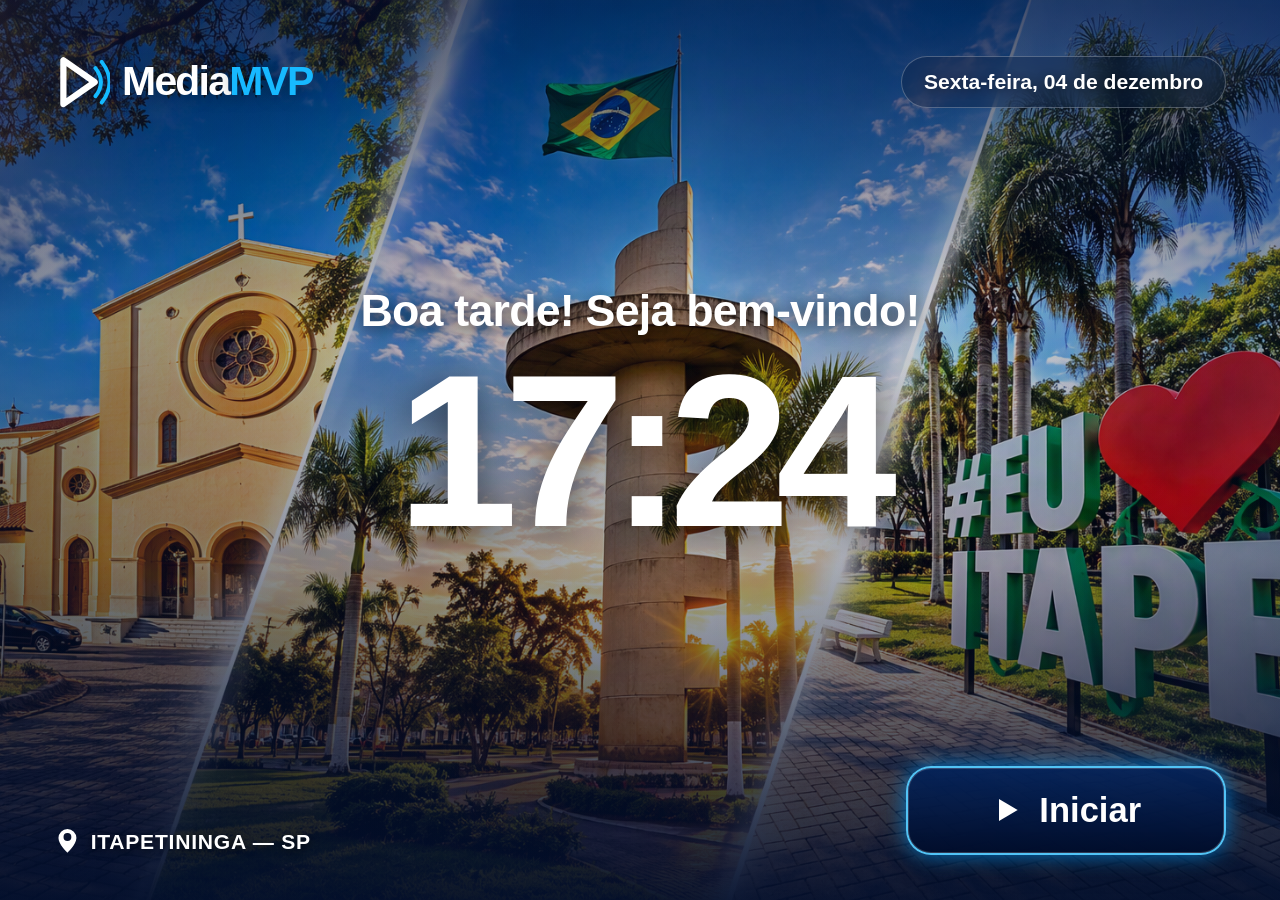
<file: index.html>
<!DOCTYPE html>
<html lang="pt-BR">
<head>
    <meta charset="UTF-8">
    <meta name="viewport" content="width=device-width, initial-scale=1.0">
    <meta name="mobile-web-app-capable" content="yes">
    <meta name="apple-mobile-web-app-capable" content="yes">
    <meta name="apple-mobile-web-app-status-bar-style" content="black-translucent">
    <meta name="theme-color" content="#061b45">
    <title>MediaMVP</title>
    <link rel="manifest" href="manifest.json">
    <link rel="stylesheet" href="style.css">
</head>
<body>
    <!-- Tela de boas-vindas -->
    <section id="start-screen" aria-label="Tela inicial MediaMVP">
        <header class="welcome-header">
            <div class="brand" aria-label="MediaMVP">
                <svg class="brand-symbol" viewBox="0 0 72 72" aria-hidden="true">
                    <path d="M12 8 L12 64 L52 36 Z" fill="none" stroke="currentColor" stroke-width="8" stroke-linejoin="round" />
                    <path d="M53 18 Q67 36 53 54 M61 10 Q81 36 61 62" fill="none" stroke="#13baff" stroke-width="5" stroke-linecap="round" />
                </svg>
                <span>Media<span class="brand-accent">MVP</span></span>
            </div>
            <div id="welcome-date" class="welcome-date">Terça-feira, 03 de novembro</div>
        </header>

        <main class="welcome-center">
            <p id="welcome-greeting" class="welcome-greeting">Olá! Seja bem-vindo!</p>
            <time id="welcome-clock" class="welcome-clock" aria-label="Horário atual">08:42</time>
        </main>

        <footer class="welcome-footer">
            <div class="welcome-location">
                <svg viewBox="0 0 24 24" aria-hidden="true"><path d="M12 22s8-7.2 8-13a8 8 0 1 0-16 0c0 5.8 8 13 8 13Zm0-10.5A3.5 3.5 0 1 1 12 4.5a3.5 3.5 0 0 1 0 7Z" fill="currentColor"/></svg>
                <span>ITAPETININGA — SP</span>
            </div>
            <button id="start-button" type="button">
                <svg viewBox="0 0 24 24" aria-hidden="true"><path d="M6 3.8v16.4L20 12 6 3.8Z" fill="currentColor"/></svg>
                <span>Iniciar</span>
            </button>
        </footer>
    </section>

    <main id="player" aria-label="Reprodução de mídia"></main>
    <div id="progress"></div>

    <script src="app.js"></script>
    <script>
        if ("serviceWorker" in navigator) {
            window.addEventListener("load", () => {
                navigator.serviceWorker.register("./sw.js").catch((error) => {
                    console.warn("Erro ao registrar Service Worker:", error);
                });
            });
        }
    </script>
</body>
</html>
</file>
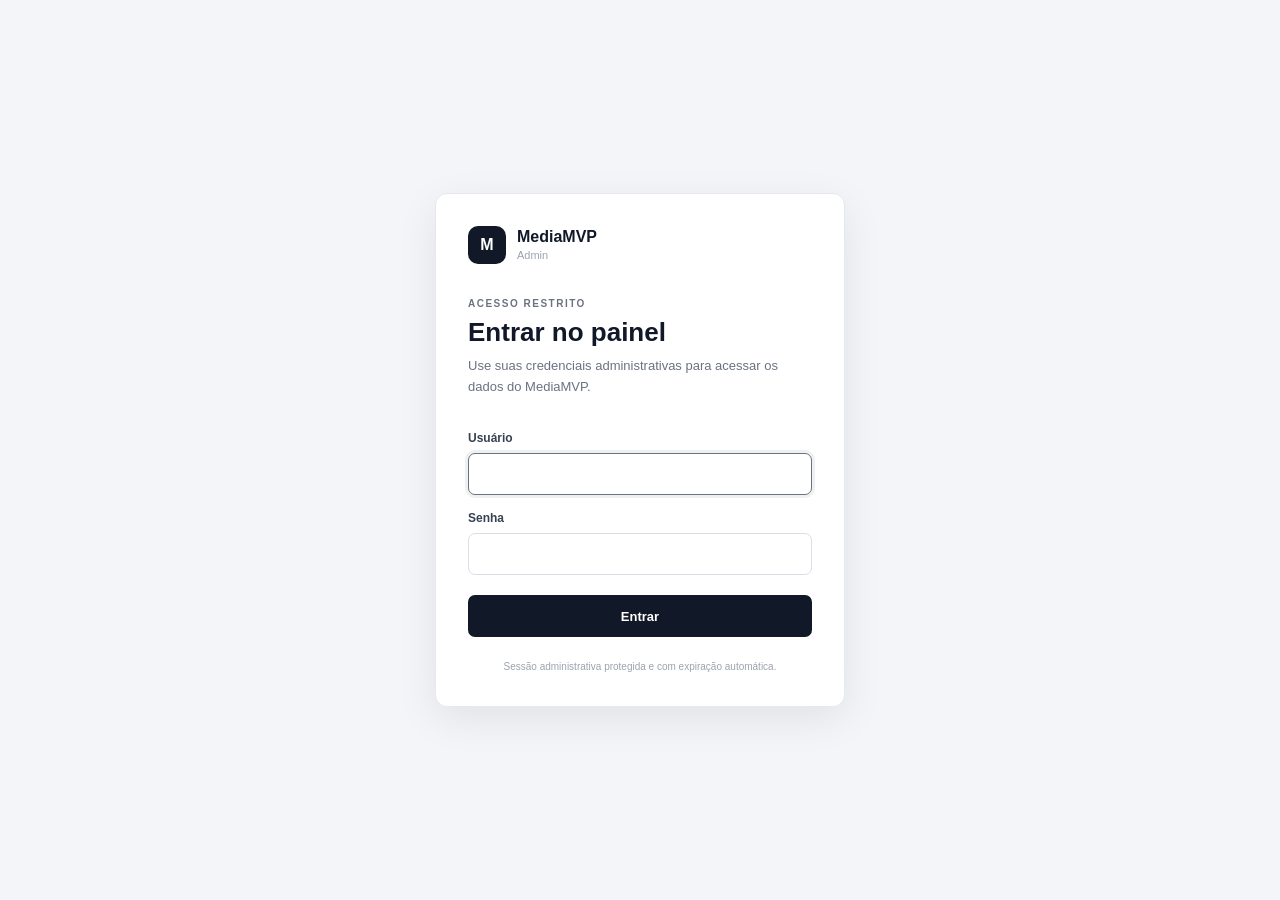
<file: admin-login.html>
<!DOCTYPE html>
<html lang="pt-BR">
<head>
  <meta charset="UTF-8">
  <meta name="viewport" content="width=device-width, initial-scale=1.0">
  <meta name="theme-color" content="#111827">
  <title>MediaMVP — Acesso administrativo</title>
  <link rel="stylesheet" href="admin-login.css">
</head>
<body>
  <main class="login-page">
    <section class="login-card" aria-labelledby="login-title">
      <div class="brand">
        <div class="brand-mark">M</div>
        <div><strong>MediaMVP</strong><span>Admin</span></div>
      </div>

      <div class="login-header">
        <p class="eyebrow">ACESSO RESTRITO</p>
        <h1 id="login-title">Entrar no painel</h1>
        <p>Use suas credenciais administrativas para acessar os dados do MediaMVP.</p>
      </div>

      <form id="login-form" novalidate>
        <label for="username">Usuário</label>
        <input id="username" name="username" type="text" autocomplete="username" required autofocus>

        <label for="password">Senha</label>
        <input id="password" name="password" type="password" autocomplete="current-password" required>

        <button id="login-button" type="submit">Entrar</button>
        <p id="login-error" class="error" role="alert" hidden></p>
      </form>

      <p class="security-note">Sessão administrativa protegida e com expiração automática.</p>
    </section>
  </main>
  <script src="admin-login.js"></script>
</body>
</html>
</file>
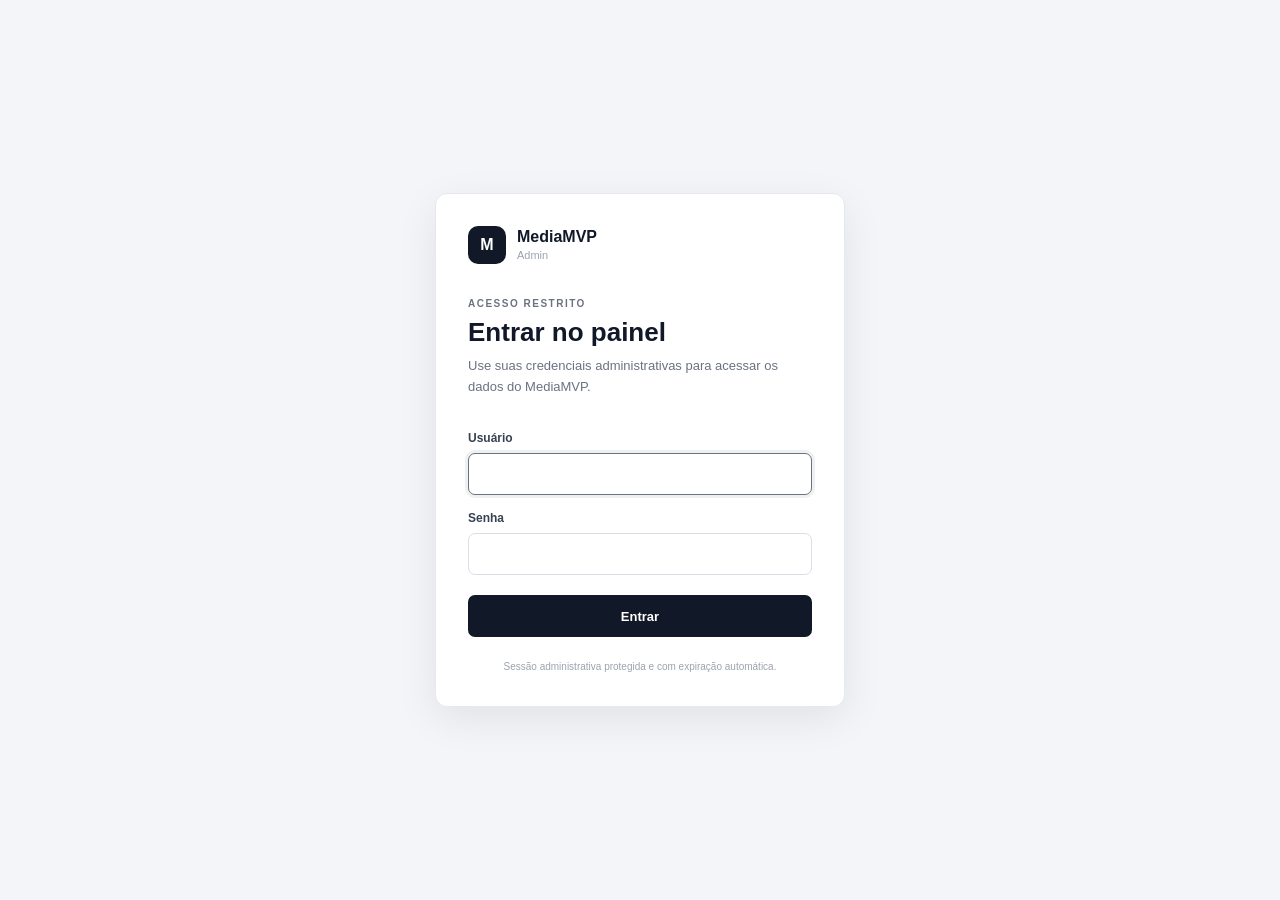
<file: admin.html>
<!DOCTYPE html>
<html lang="pt-BR">
<head>
  <meta charset="UTF-8">
  <meta name="viewport" content="width=device-width, initial-scale=1.0">
  <meta name="theme-color" content="#111827">
  <title>MediaMVP — Analytics</title>
  <link rel="stylesheet" href="admin.css">
</head>
<body>
  <div class="admin-app">
    <aside class="sidebar">
      <div class="brand">
        <div class="brand-mark">M</div>
        <div><strong>MediaMVP</strong><span>Admin</span></div>
      </div>
      <nav>
        <button class="nav-item active" data-section="overview">Visão geral</button>
        <button class="nav-item" data-section="ads">Anúncios</button>
        <button class="nav-item" data-section="sessions">Sessões</button>
        <button class="nav-item" data-section="devices">Dispositivos</button>
      </nav>
      <div class="sidebar-footer">Servidor<br><span id="storage-status">Verificando conexão...</span></div>
      <button id="logout-btn" class="logout-button" type="button">Sair</button>
    </aside>

    <main class="content">
      <header class="topbar">
        <div>
          <p class="eyebrow">PAINEL ADMINISTRATIVO</p>
          <h1 id="page-title">Visão geral</h1>
          <p class="subtitle">Acompanhamento remoto do uso do MediaMVP.</p>
        </div>
        <div class="actions">
          <select id="period-filter" aria-label="Período"></select>
          <button id="refresh-btn" class="button secondary">Atualizar</button>
        </div>
      </header>

      <section id="overview" class="section active">
        <div class="cards">
          <article class="metric-card"><span>Tempo ativo</span><strong id="metric-active">0m</strong><small id="metric-active-detail">Nenhuma sessão registrada</small></article>
          <article class="metric-card"><span>Sessões</span><strong id="metric-sessions">0</strong><small>Inícios do player</small></article>
          <article class="metric-card"><span>Slides exibidos</span><strong id="metric-slides">0</strong><small>Indicador local/remoto disponível</small></article>
          <article class="metric-card highlight"><span>Impressões de anúncios</span><strong id="metric-impressions">0</strong><small id="metric-ads-detail">0 anúncios monitorados</small></article>
        </div>

        <div class="grid two">
          <article class="panel">
            <div class="panel-head"><div><h2>Uso do player</h2><p>Tempo ativo por dia no período selecionado.</p></div><span class="status-dot">● Dados remotos</span></div>
            <div id="usage-chart" class="usage-chart"></div>
          </article>
          <article class="panel">
            <div class="panel-head"><div><h2>Anúncios</h2><p>Impressões registradas por anúncio.</p></div></div>
            <div id="ad-ranking" class="ranking"></div>
          </article>
        </div>

        <article class="panel recent-panel">
          <div class="panel-head"><div><h2>Atividade recente</h2><p>Resumo da atividade remota no período.</p></div></div>
          <div id="recent-events" class="events"></div>
        </article>
      </section>

      <section id="ads" class="section">
        <div class="section-intro"><h2>Desempenho dos anúncios</h2><p>Detalhamento das campanhas exibidas pelo player.</p></div>
        <article class="panel"><div id="ads-table" class="table-wrap"></div></article>
      </section>

      <section id="sessions" class="section">
        <div class="section-intro"><h2>Sessões do player</h2><p>Resumo das sessões por dispositivo.</p></div>
        <article class="panel"><div id="sessions-table" class="table-wrap"></div></article>
      </section>

      <section id="devices" class="section">
        <div class="section-intro"><h2>Dispositivos</h2><p>Status dos dispositivos cadastrados no MediaMVP.</p></div>
        <article class="panel"><div id="devices-table" class="table-wrap"></div></article>
      </section>

      <footer class="footer"><span>MediaMVP Analytics</span><span id="footer-status">v0.2 • dados remotos</span></footer>
    </main>
  </div>
  <script src="admin.js"></script>
</body>
</html>
</file>
<file: style.css>
/* ========================================
   BASE
   ======================================== */
* { box-sizing: border-box; margin: 0; padding: 0; }
html, body { width: 100%; height: 100%; overflow: hidden; font-family: Inter, "Segoe UI", Arial, sans-serif; }
body { background: #061b45; }

/* ========================================
   TELA INICIAL — PREMIUM DIGITAL SIGNAGE
   A imagem final será aplicada neste caminho:
   assets/images/media-mvp-background.png
   ======================================== */
#start-screen {
    --welcome-bg: url("assets/images/media-mvp-background.png");
    position: fixed;
    inset: 0;
    z-index: 9999;
    display: grid;
    grid-template-rows: auto 1fr auto;
    padding: clamp(24px, 4.2vw, 68px) clamp(26px, 4.2vw, 72px) clamp(28px, 3.5vw, 56px);
    overflow: hidden;
    color: #fff;
    isolation: isolate;
    background-color: #071b45;
    background-image:
        linear-gradient(180deg, rgba(3, 15, 48, .60) 0%, rgba(3, 16, 45, .12) 35%, rgba(3, 13, 39, .28) 62%, rgba(2, 14, 43, .94) 100%),
        linear-gradient(90deg, rgba(3, 16, 48, .28), transparent 55%, rgba(3, 16, 48, .12)),
        var(--welcome-bg);
    background-size: cover;
    background-position: center;
}
#start-screen::before {
    content: "";
    position: absolute;
    inset: 0;
    z-index: -1;
    pointer-events: none;
    background: radial-gradient(ellipse at 50% 48%, rgba(4, 19, 49, .08) 0%, rgba(4, 19, 49, .03) 38%, rgba(4, 19, 49, .25) 100%);
}
.welcome-header, .welcome-footer { position: relative; z-index: 1; display: flex; align-items: center; justify-content: space-between; gap: 24px; }
.brand { display: inline-flex; align-items: center; gap: 12px; font-size: clamp(27px, 3.2vw, 48px); line-height: 1; font-weight: 800; letter-spacing: -1.8px; text-shadow: 0 2px 16px rgba(0,0,0,.35); white-space: nowrap; }
.brand-symbol { width: clamp(40px, 4.4vw, 66px); height: clamp(40px, 4.4vw, 66px); flex: 0 0 auto; }
.brand-accent { color: #17b9ff; }
.welcome-date { padding: 13px 22px; border: 1px solid rgba(255,255,255,.25); border-radius: 999px; background: rgba(5, 23, 58, .35); backdrop-filter: blur(12px); -webkit-backdrop-filter: blur(12px); font-size: clamp(15px, 1.65vw, 25px); font-weight: 600; text-shadow: 0 2px 8px rgba(0,0,0,.4); white-space: nowrap; }
.welcome-center { display: flex; flex-direction: column; justify-content: center; align-items: center; text-align: center; padding: 20px 12px 36px; transform: translateY(-1.5%); }
.welcome-greeting { font-size: clamp(25px, 3.5vw, 54px); font-weight: 750; letter-spacing: -.8px; text-shadow: 0 3px 16px rgba(0,0,0,.65); margin-bottom: clamp(4px, 1vw, 16px); }
.welcome-clock { display: block; font-size: clamp(104px, 17vw, 270px); line-height: .95; font-weight: 800; letter-spacing: -.065em; font-variant-numeric: tabular-nums; text-shadow: 0 6px 34px rgba(0,0,0,.48); }
.welcome-footer { align-items: flex-end; }
.welcome-location { display: inline-flex; align-items: center; gap: 10px; font-size: clamp(15px, 1.65vw, 25px); font-weight: 750; letter-spacing: .035em; text-shadow: 0 2px 10px rgba(0,0,0,.65); white-space: nowrap; }
.welcome-location svg { width: clamp(21px, 2.1vw, 31px); height: clamp(21px, 2.1vw, 31px); flex: 0 0 auto; }
#start-button { min-width: clamp(190px, 25vw, 360px); min-height: clamp(62px, 7vw, 96px); display: inline-flex; align-items: center; justify-content: center; gap: 16px; padding: 14px 34px; border: 2px solid rgba(87, 205, 255, .95); border-radius: 25px; color: #fff; background: linear-gradient(180deg, rgba(5, 36, 91, .92), rgba(1, 13, 43, .96)); box-shadow: 0 0 0 1px rgba(255,255,255,.18) inset, 0 0 22px rgba(0,154,255,.75), 0 8px 28px rgba(0,0,0,.35); font: inherit; font-size: clamp(22px, 2.7vw, 39px); font-weight: 800; cursor: pointer; transition: transform .2s ease, box-shadow .2s ease, background .2s ease; }
#start-button svg { width: clamp(23px, 2.5vw, 36px); height: clamp(23px, 2.5vw, 36px); }
#start-button:hover { transform: translateY(-2px); box-shadow: 0 0 0 1px rgba(255,255,255,.25) inset, 0 0 30px rgba(0,174,255,.95), 0 10px 30px rgba(0,0,0,.4); }
#start-button:active { transform: scale(.98); }
#start-button:focus-visible { outline: 3px solid #fff; outline-offset: 5px; }

@media (max-aspect-ratio: 4/3) {
    #start-screen { padding: 28px 30px 32px; }
    .welcome-clock { font-size: clamp(100px, 20vw, 220px); }
}
@media (max-width: 700px) {
    #start-screen { padding: 22px 20px 26px; }
    .welcome-header { align-items: flex-start; }
    .brand { font-size: 25px; gap: 7px; }
    .brand-symbol { width: 38px; height: 38px; }
    .welcome-date { padding: 9px 12px; font-size: 12px; white-space: normal; text-align: right; }
    .welcome-center { padding-bottom: 22px; }
    .welcome-greeting { font-size: clamp(22px, 5vw, 34px); }
    .welcome-clock { font-size: clamp(88px, 22vw, 150px); }
    .welcome-footer { align-items: center; flex-direction: column; gap: 22px; }
    .welcome-location { font-size: 15px; }
    #start-button { min-width: 210px; min-height: 60px; font-size: 23px; border-radius: 17px; }
}
@media (prefers-reduced-motion: reduce) { #start-button { transition: none; } }

/* ========================================
   PLAYER
   ======================================== */

#player {

    width: 100%;

    height: 100%;

    position: relative;

}


/* ========================================
   SLIDES
   ======================================== */

.slide {

    position: absolute;

    inset: 0;

    display: flex;

    align-items: center;

    justify-content: center;

    opacity: 0;

    visibility: hidden;

    transition:
        opacity 0.8s ease;

}


.slide.active {

    opacity: 1;

    visibility: visible;

}


/* ========================================
   PROGRESSO
   ======================================== */

#progress {

    position: fixed;

    bottom: 0;

    left: 0;

    height: 6px;

    width: 0%;

    background: white;

    transition:
        width linear;

    z-index: 100;

}


/* ========================================
   LABEL
   ======================================== */

.label {

    display: inline-block;

    font-size: 18px;

    font-weight: bold;

    letter-spacing: 4px;

    opacity: 0.6;

}


/* ========================================
   NOTÍCIAS
   ======================================== */

.news-slide {

    background:
        #f3f3f3;

    color:
        #171717;

    padding:
        50px;

}


.news-wrapper {

    width: 100%;

    max-width: 1400px;

    height: 100%;

    max-height: 850px;

    display: flex;

    flex-direction: column;

    justify-content: center;

}


/* ========================================
   CABEÇALHO DA NOTÍCIA
   ======================================== */

.news-header {

    width: 100%;

    display: flex;

    align-items: center;

    justify-content: space-between;

    margin-bottom: 35px;

}


.news-counter {

    font-size: 18px;

    font-weight: bold;

    opacity: 0.45;

}


/* ========================================
   LAYOUT
   ======================================== */

.news-layout {

    width: 100%;

    display: grid;

    grid-template-columns:
        46% 54%;

    gap: 55px;

    align-items: center;

}


/* ========================================
   IMAGEM
   ======================================== */

.news-image {

    width: 100%;

    height: 500px;

    overflow: hidden;

    border-radius: 18px;

    background:
        #dcdcdc;

}


.news-image img {

    width: 100%;

    height: 100%;

    display: block;

    object-fit: cover;

}


/* ========================================
   FALLBACK IMAGEM
   ======================================== */

.image-placeholder {

    width: 100%;

    height: 100%;

    display: flex;

    flex-direction: column;

    align-items: center;

    justify-content: center;

    gap: 20px;

    color:
        #777;

    text-align: center;

}


.placeholder-icon {

    font-size: 70px;

    opacity: 0.4;

}


.image-placeholder strong {

    font-size: 18px;

    letter-spacing: 2px;

    opacity: 0.7;

}


/* ========================================
   INFORMAÇÕES
   ======================================== */

.news-info {

    display: flex;

    flex-direction: column;

    align-items: flex-start;

}


.news-info h1 {

    font-size:
        clamp(
            38px,
            4vw,
            68px
        );

    line-height: 1.08;

    margin:
        20px 0 25px;

}


.news-description {

    font-size:
        clamp(
            22px,
            2.2vw,
            32px
        );

    line-height: 1.35;

    color:
        #555;

    max-width: 700px;

    display: -webkit-box;

    -webkit-box-orient: vertical;

    -webkit-line-clamp: 2;

    overflow: hidden;

}


.news-meta {

    display: flex;

    flex-direction: column;

    gap: 8px;

    margin-top: 35px;

    font-size: 17px;

    color:
        #777;

}



/* ========================================
   CLIMA
   ======================================== */

.weather-slide {

    background:
        #e9f4ff;

    color:
        #17202a;

}


.weather-container {

    width: 100%;

    max-width: 1150px;

    height: 100%;

    display: flex;

    flex-direction: column;

    align-items: center;

    justify-content: center;

    padding:
        50px 60px;

}


.weather-container > .label {

    margin-bottom: 45px;

}


.weather-cities {

    width: 100%;

    display: grid;

    grid-template-columns:
        1fr 1fr;

    gap: 80px;

    align-items: center;

}


.weather-city {

    display: flex;

    flex-direction: column;

    align-items: center;

    justify-content: center;

    text-align: center;

}


.weather-icon {

    font-size: 82px;

    line-height: 1;

    margin-bottom: 30px;

}


.weather-city h1 {

    margin:
        0 0 22px;

    font-size:
        clamp(
            70px,
            9vw,
            110px
        );

    line-height: 1;

    font-weight: 700;

}


.weather-city h2 {

    margin:
        0 0 16px;

    font-size:
        clamp(
            28px,
            3.2vw,
            42px
        );

    line-height: 1.15;

    font-weight: 700;

}


.weather-city p {

    margin: 0;

    font-size:
        clamp(
            22px,
            2.5vw,
            30px
        );

    line-height: 1.2;

}


/* ========================================
   PUBLICIDADE
   ======================================== */

.advertisement-image-slide {
    isolation: isolate;
    overflow: hidden;
    background: #000;
}

.advertisement-backdrop {
    position: absolute;
    inset: -24px;
    z-index: -1;
    width: calc(100% + 48px);
    height: calc(100% + 48px);
    object-fit: cover;
    object-position: center;
    filter: blur(24px) brightness(.65);
}

.advertisement-image {
    position: relative;
    z-index: 0;
    display: block;
    width: 100%;
    height: 100%;
    object-fit: contain;
    object-position: center;
}

.advertisement-slide {

    background:
        #202020;

    color:
        white;

    text-align: center;

}


.advertisement-content {

    width: 90%;

    max-width: 1100px;

}


.advertisement-content h1 {

    font-size:
        clamp(
            50px,
            8vw,
            110px
        );

    margin:
        30px 0 20px;

}


.advertisement-content p {

    font-size:
        clamp(
            22px,
            3vw,
            35px
        );

}


.advertisement-box {

    margin:
        50px auto 0;

    max-width: 800px;

    padding:
        70px 30px;

    border:
        3px dashed #777;

    border-radius: 15px;

    font-size: 30px;

    color:
        #aaa;

}


/* ========================================
   RESPONSIVIDADE
   ======================================== */

@media (
    max-width: 800px
) {

    .news-slide {

        padding: 25px;

    }


    .news-layout {

        grid-template-columns:
            1fr;

        gap: 25px;

    }


    .news-image {

        height: 280px;

    }


    .news-info h1 {

        font-size: 32px;

    }


    .news-description {

        font-size: 20px;

    }

}

/* ========================================
   MEDIA MVP — IDENTIDADE NOS SLIDES
   ======================================== */
.media-brand {
    display: inline-flex;
    align-items: center;
    gap: 7px;
    color: #fff;
    font-size: clamp(15px, 1.25vw, 22px);
    line-height: 1;
    font-weight: 800;
    letter-spacing: -.6px;
    white-space: nowrap;
}
.media-brand svg { width: clamp(25px, 2.1vw, 36px); height: clamp(25px, 2.1vw, 36px); flex: 0 0 auto; }
.media-brand-accent { color: #18baff; }
.news-header .media-brand { color: #102b53; }
.news-header { gap: 18px; }
.news-header .label { margin-left: auto; }
.media-brand-ad {
    position: absolute;
    top: clamp(10px, 1.2vw, 20px);
    right: clamp(12px, 1.5vw, 24px);
    z-index: 2;
    opacity: .58;
    padding: 5px 8px;
    border-radius: 8px;
    background: rgba(5, 18, 38, .42);
    font-size: clamp(10px, .8vw, 14px);
}
.media-brand-ad svg { width: clamp(17px, 1.25vw, 22px); height: clamp(17px, 1.25vw, 22px); }

/* ========================================
   CLIMA — 60% PAINEL + 2 ANÚNCIOS DE 20%
   Layout proporcional ao display horizontal.
   ======================================== */
.weather-slide {
    display: grid;
    grid-template-columns: 40% 60%;
    align-items: stretch;
    justify-content: stretch;
    padding: 0;
    overflow: hidden;
    color: #f7fbff;
    background: #071b38;
}
.weather-ad-column {
    min-width: 0;
    min-height: 0;
    display: grid;
    grid-template-rows: 1fr 1fr;
    gap: 3px;
    padding: 3px;
    background: #06152c;
}
.weather-ad-slot {
    min-width: 0;
    min-height: 0;
    overflow: hidden;
    display: flex;
    align-items: center;
    justify-content: center;
    background: #0b1d35;
}
.weather-ad-slot .weather-ad-image {
    display: block;
    width: 100%;
    height: 100%;
    max-width: 100%;
    max-height: 100%;
    object-fit: fill;
}
.weather-ad-slot.is-empty { background: linear-gradient(145deg, #122c4b, #081a32); }
.weather-dashboard {
    position: relative;
    min-width: 0;
    min-height: 0;
    display: flex;
    flex-direction: column;
    justify-content: center;
    gap: clamp(12px, 2vh, 26px);
    padding: clamp(22px, 3.2vw, 54px) clamp(22px, 3.1vw, 52px);
    overflow: hidden;
    isolation: isolate;
    background:
        radial-gradient(ellipse at 85% 12%, rgba(24, 186, 255, .19), transparent 38%),
        linear-gradient(135deg, #102f58 0%, #0a2142 52%, #07172f 100%);
}
.weather-dashboard::before {
    content: "";
    position: absolute;
    z-index: -1;
    width: 42vw;
    height: 42vw;
    right: -22vw;
    bottom: -30vw;
    border: 1px solid rgba(106, 202, 255, .13);
    border-radius: 50%;
    box-shadow: 0 0 0 35px rgba(106, 202, 255, .025), 0 0 0 75px rgba(106, 202, 255, .02);
}
.weather-dashboard-header {
    display: flex;
    align-items: center;
    justify-content: space-between;
    gap: 18px;
}
.weather-eyebrow {
    display: block;
    margin-bottom: 7px;
    color: #8edcff;
    font-size: clamp(11px, 1vw, 16px);
    font-weight: 800;
    letter-spacing: .16em;
}
.weather-dashboard-header h1 {
    color: #fff;
    font-size: clamp(27px, 3.1vw, 48px);
    line-height: 1.05;
    font-weight: 800;
    letter-spacing: -.04em;
}
.weather-dashboard-header h1 span { color: #9cc9e8; font-weight: 500; }
.media-brand-weather { opacity: .88; }
.weather-panel-title {
    display: flex;
    align-items: center;
    justify-content: space-between;
    gap: 12px;
    color: #fff;
    font-size: clamp(17px, 1.65vw, 26px);
    font-weight: 750;
}
.weather-live-indicator {
    display: inline-flex;
    align-items: center;
    gap: 7px;
    color: #b7cde0;
    font-size: clamp(10px, .9vw, 14px);
    font-weight: 600;
}
.weather-live-indicator i {
    width: 7px; height: 7px; border-radius: 50%;
    background: #4de0b1;
    box-shadow: 0 0 10px rgba(77, 224, 177, .65);
}
.weather-forecast {
    width: 100%;
    display: grid;
    grid-template-columns: repeat(7, minmax(0, 1fr));
    gap: clamp(5px, .7vw, 12px);
    align-items: stretch;
}
.weather-day {
    min-width: 0;
    min-height: clamp(175px, 24vh, 270px);
    display: flex;
    flex-direction: column;
    align-items: center;
    justify-content: space-between;
    gap: clamp(7px, 1.2vh, 14px);
    padding: clamp(10px, 1.1vw, 18px) clamp(5px, .55vw, 9px);
    border: 1px solid rgba(197, 226, 250, .18);
    border-radius: clamp(12px, 1.2vw, 19px);
    background: linear-gradient(180deg, rgba(255,255,255,.105), rgba(255,255,255,.045));
    box-shadow: 0 8px 22px rgba(0,0,0,.12);
    text-align: center;
}
.weather-day-heading { display: flex; flex-direction: column; gap: 4px; }
.weather-day-heading strong { color: #fff; font-size: clamp(13px, 1.15vw, 18px); font-weight: 800; }
.weather-day-heading span { color: #b6cce0; font-size: clamp(10px, .85vw, 13px); }
.weather-day-icon { font-size: clamp(27px, 3.2vw, 48px); line-height: 1.15; }
.weather-day-condition {
    min-height: 2.4em;
    display: flex;
    align-items: center;
    justify-content: center;
    color: #d6e6f4;
    font-size: clamp(9px, .78vw, 12px);
    line-height: 1.2;
    font-weight: 600;
}
.weather-day-temp { display: flex; align-items: baseline; justify-content: center; gap: clamp(5px, .6vw, 9px); white-space: nowrap; }
.weather-day-temp strong { color: #fff; font-size: clamp(19px, 1.85vw, 29px); font-weight: 800; }
.weather-day-temp span { color: #a9bfd3; font-size: clamp(14px, 1.25vw, 19px); font-weight: 600; }
.weather-updated {
    color: #b3c9dd;
    font-size: clamp(10px, .9vw, 14px);
    font-weight: 500;
    text-align: right;
}
.weather-empty {
    grid-column: 1 / -1;
    padding: 35px 15px;
    color: #e7f2fb;
    font-size: clamp(16px, 1.5vw, 24px);
    text-align: center;
}

@media (max-width: 900px) {
    .weather-dashboard { padding: 18px; gap: 12px; }
    .weather-day { min-height: 160px; padding: 8px 3px; }
    .weather-day-condition { font-size: 9px; }
    .weather-day-temp { gap: 4px; }
}
@media (max-height: 650px) {
    .weather-dashboard { gap: 10px; padding-top: 14px; padding-bottom: 14px; }
    .weather-day { min-height: 145px; gap: 5px; }
    .weather-day-icon { font-size: clamp(24px, 2.5vw, 36px); }
}
@media (prefers-reduced-motion: reduce) {
    .slide { transition: none; }
}

/* ========================================
   NOTÍCIAS — EDITORIAL PREMIUM
   ======================================== */
.news-slide { padding: clamp(22px, 3.2vw, 54px); background: linear-gradient(135deg, #f7f9fc 0%, #eaf0f6 100%); color: #10233d; }
.news-wrapper { width: 100%; max-width: none; max-height: none; height: 100%; justify-content: center; gap: clamp(18px, 2.5vh, 30px); }
.news-header { margin-bottom: 0; min-height: 38px; }
.news-header .label { margin-left: 0; color: #0879b8; font-size: clamp(12px, 1vw, 16px); letter-spacing: .17em; opacity: 1; }
.news-counter { color: #53677d; font-size: clamp(12px, .95vw, 15px); opacity: 1; }
.news-layout { grid-template-columns: minmax(0, 1.08fr) minmax(0, .92fr); gap: clamp(24px, 3.2vw, 54px); }
.news-image { height: min(66vh, 700px); border-radius: clamp(15px, 1.5vw, 24px); background: #d7e1eb; box-shadow: 0 18px 44px rgba(20, 45, 75, .15); }
.news-info h1 { margin: 0 0 clamp(16px, 2.3vh, 28px); color: #10233d; font-size: clamp(30px, 3.25vw, 58px); line-height: 1.08; letter-spacing: -.035em; font-weight: 800; }
.news-description { color: #43566c; font-size: clamp(18px, 1.65vw, 27px); line-height: 1.42; max-width: 780px; -webkit-line-clamp: 4; }
.news-meta { gap: 9px; margin-top: clamp(22px, 3vh, 38px); color: #52677e; font-size: clamp(13px, 1vw, 16px); font-weight: 600; }
.news-meta span:last-child { color: #0879b8; font-weight: 800; }
@media (max-width: 800px) { .news-slide { padding: 18px; } .news-layout { grid-template-columns: minmax(0, 1fr); gap: 18px; } .news-image { height: 38vh; } .news-info h1 { font-size: clamp(25px, 5vw, 36px); } .news-description { font-size: clamp(16px, 3vw, 20px); } .news-meta { margin-top: 16px; } }
</file>
<file: admin-login.css>
:root{font-family:Arial,Helvetica,sans-serif;color:#172033;background:#f3f5f8;font-synthesis:none}*{box-sizing:border-box;margin:0;padding:0}body{min-height:100vh;background:#f3f5f8}.login-page{min-height:100vh;display:grid;place-items:center;padding:24px}.login-card{width:min(100%,410px);background:#fff;border:1px solid #e5e9ef;border-radius:12px;padding:32px;box-shadow:0 12px 40px rgba(17,24,39,.08)}.brand{display:flex;align-items:center;gap:11px;margin-bottom:34px}.brand-mark{width:38px;height:38px;border-radius:10px;background:#111827;color:#fff;display:grid;place-items:center;font-weight:900}.brand strong{display:block;font-size:16px;color:#111827}.brand span{display:block;font-size:11px;color:#9ca3af;margin-top:3px}.eyebrow{font-size:10px;letter-spacing:1.5px;font-weight:800;color:#6b7280;margin-bottom:8px}.login-header h1{font-size:26px;color:#111827}.login-header p:last-child{font-size:13px;line-height:1.6;color:#6b7280;margin-top:8px}.login-header{margin-bottom:26px}form{display:grid;gap:8px}label{font-size:12px;font-weight:700;color:#374151;margin-top:8px}input{width:100%;height:42px;border:1px solid #d9dee7;border-radius:7px;padding:0 12px;font-size:14px;color:#111827;outline:none}input:focus{border-color:#6b7280;box-shadow:0 0 0 3px rgba(55,65,81,.08)}button{height:42px;border:0;border-radius:7px;background:#111827;color:#fff;font-size:13px;font-weight:800;cursor:pointer;margin-top:12px}button:hover{background:#1f2937}button:disabled{opacity:.6;cursor:not-allowed}.error{font-size:12px;line-height:1.5;color:#b91c1c;background:#fef2f2;border:1px solid #fecaca;border-radius:7px;padding:10px}.security-note{text-align:center;color:#9ca3af;font-size:10px;margin-top:22px;line-height:1.5}@media(max-width:480px){.login-card{padding:25px 20px}.login-page{padding:14px}}
</file>
<file: admin.css>
:root{font-family:Arial,Helvetica,sans-serif;color:#172033;background:#f3f5f8;font-synthesis:none}*{box-sizing:border-box;margin:0;padding:0}body{min-height:100vh;background:#f3f5f8}.admin-app{display:flex;min-height:100vh}.sidebar{width:240px;background:#111827;color:#fff;display:flex;flex-direction:column;padding:24px 16px;position:fixed;inset:0 auto 0 0}.brand{display:flex;align-items:center;gap:11px;padding:0 10px 30px}.brand-mark{width:38px;height:38px;border-radius:10px;background:#fff;color:#111827;display:grid;place-items:center;font-weight:900}.brand strong{display:block;font-size:16px}.brand span{display:block;font-size:11px;color:#9ca3af;margin-top:3px}.sidebar nav{display:grid;gap:7px}.nav-item{border:0;background:transparent;color:#9ca3af;text-align:left;padding:12px 13px;border-radius:8px;font-size:14px;cursor:pointer}.nav-item:hover,.nav-item.active{background:#1f2937;color:#fff}.sidebar-footer{margin-top:auto;padding:14px 10px;font-size:11px;line-height:1.6;color:#6b7280}.sidebar-footer span{color:#a7f3d0}.logout-button{margin:10px 0 0;border:1px solid #374151;background:transparent;color:#9ca3af;border-radius:7px;padding:9px 12px;font-size:11px;cursor:pointer}.logout-button:hover{color:#fff;border-color:#4b5563}.content{margin-left:240px;width:calc(100% - 240px);padding:34px 38px}.topbar{display:flex;justify-content:space-between;gap:24px;align-items:flex-end;margin-bottom:28px}.eyebrow{font-size:11px;letter-spacing:1.6px;font-weight:800;color:#6b7280;margin-bottom:7px}.topbar h1{font-size:30px;color:#111827}.subtitle,.section-intro p,.panel-head p{color:#6b7280;font-size:13px;margin-top:6px}.actions{display:flex;gap:9px;align-items:center}.actions select,.button{height:38px;border:1px solid #d9dee7;border-radius:7px;background:#fff;padding:0 12px;color:#374151;font-size:13px}.button{cursor:pointer}.button:hover{background:#f9fafb}.cards{display:grid;grid-template-columns:repeat(4,minmax(0,1fr));gap:16px;margin-bottom:18px}.metric-card{background:#fff;border:1px solid #e5e9ef;border-radius:10px;padding:20px;min-height:125px;box-shadow:0 2px 10px rgba(17,24,39,.03)}.metric-card span{display:block;font-size:12px;font-weight:700;color:#6b7280}.metric-card strong{display:block;font-size:29px;color:#111827;margin:12px 0 5px}.metric-card small{color:#8a93a2;font-size:11px}.metric-card.highlight{border-top:3px solid #111827}.grid.two{display:grid;grid-template-columns:1.25fr .75fr;gap:18px;margin-bottom:18px}.panel{background:#fff;border:1px solid #e5e9ef;border-radius:10px;padding:20px;box-shadow:0 2px 10px rgba(17,24,39,.03)}.panel-head{display:flex;justify-content:space-between;gap:15px;align-items:flex-start;margin-bottom:20px}.panel h2{font-size:15px;color:#182132}.status-dot{font-size:10px;color:#6b7280}.status-dot:first-letter{color:#16a34a}.usage-chart{height:230px;display:flex;align-items:end;gap:10px;padding:10px 2px 25px;border-bottom:1px solid #e5e7eb}.chart-day{height:100%;flex:1;display:flex;align-items:end;position:relative;min-width:0}.chart-bar{width:100%;max-width:46px;margin:auto;background:#374151;border-radius:5px 5px 2px 2px;min-height:2px;position:relative}.chart-bar:hover{background:#111827}.chart-bar::after{content:attr(data-value);position:absolute;left:50%;transform:translateX(-50%);top:-18px;font-size:9px;color:#6b7280;white-space:nowrap}.chart-label{position:absolute;bottom:-21px;left:0;right:0;text-align:center;font-size:9px;color:#9ca3af}.ranking{display:grid;gap:14px}.rank-row{display:grid;grid-template-columns:minmax(0,1fr) auto;gap:10px}.rank-info{min-width:0}.rank-name{font-size:12px;font-weight:700;white-space:nowrap;overflow:hidden;text-overflow:ellipsis}.rank-meta{font-size:10px;color:#8b93a1;margin-top:4px}.rank-track{height:6px;background:#edf0f4;border-radius:10px;margin-top:7px;overflow:hidden}.rank-fill{height:100%;background:#374151;border-radius:10px}.rank-count{font-size:12px;font-weight:800}.recent-panel{margin-bottom:18px}.events{display:grid}.event{display:grid;grid-template-columns:90px 140px 1fr;gap:15px;padding:12px 0;border-bottom:1px solid #edf0f4;align-items:center}.event:last-child{border-bottom:0}.event-time{font-size:10px;color:#8b93a1}.event-type{font-size:10px;font-weight:800;text-transform:uppercase;color:#4b5563}.event-detail{font-size:12px;color:#273244}.empty{padding:32px 10px;text-align:center;color:#8b93a1;font-size:12px}.section{display:none}.section.active{display:block}.section-intro{margin-bottom:18px}.section-intro h2{font-size:20px}.table-wrap{overflow:auto}.data-table{width:100%;border-collapse:collapse;min-width:620px}.data-table th{text-align:left;font-size:10px;text-transform:uppercase;letter-spacing:.6px;color:#8b93a1;padding:11px 10px;border-bottom:1px solid #dfe4eb}.data-table td{font-size:12px;color:#344054;padding:13px 10px;border-bottom:1px solid #edf0f4}.data-table td strong{color:#111827}.footer{display:flex;justify-content:space-between;color:#9aa2af;font-size:10px;padding:20px 2px}.badge{display:inline-block;padding:4px 7px;border-radius:999px;background:#f0fdf4;color:#166534;font-size:9px;font-weight:700}.badge.offline{background:#fef2f2;color:#991b1b}@media(max-width:1000px){.cards{grid-template-columns:repeat(2,1fr)}.grid.two{grid-template-columns:1fr}}@media(max-width:720px){.sidebar{position:static;width:100%;height:auto;padding:14px}.sidebar nav{display:flex;overflow:auto}.sidebar-footer{display:none}.logout-button{position:absolute;right:14px;top:14px}.admin-app{display:block}.content{margin-left:0;width:100%;padding:22px 16px}.topbar{align-items:flex-start;flex-direction:column}.actions{width:100%}.actions select,.actions button{flex:1}.cards{grid-template-columns:1fr}.event{grid-template-columns:70px 100px 1fr}}
</file>
